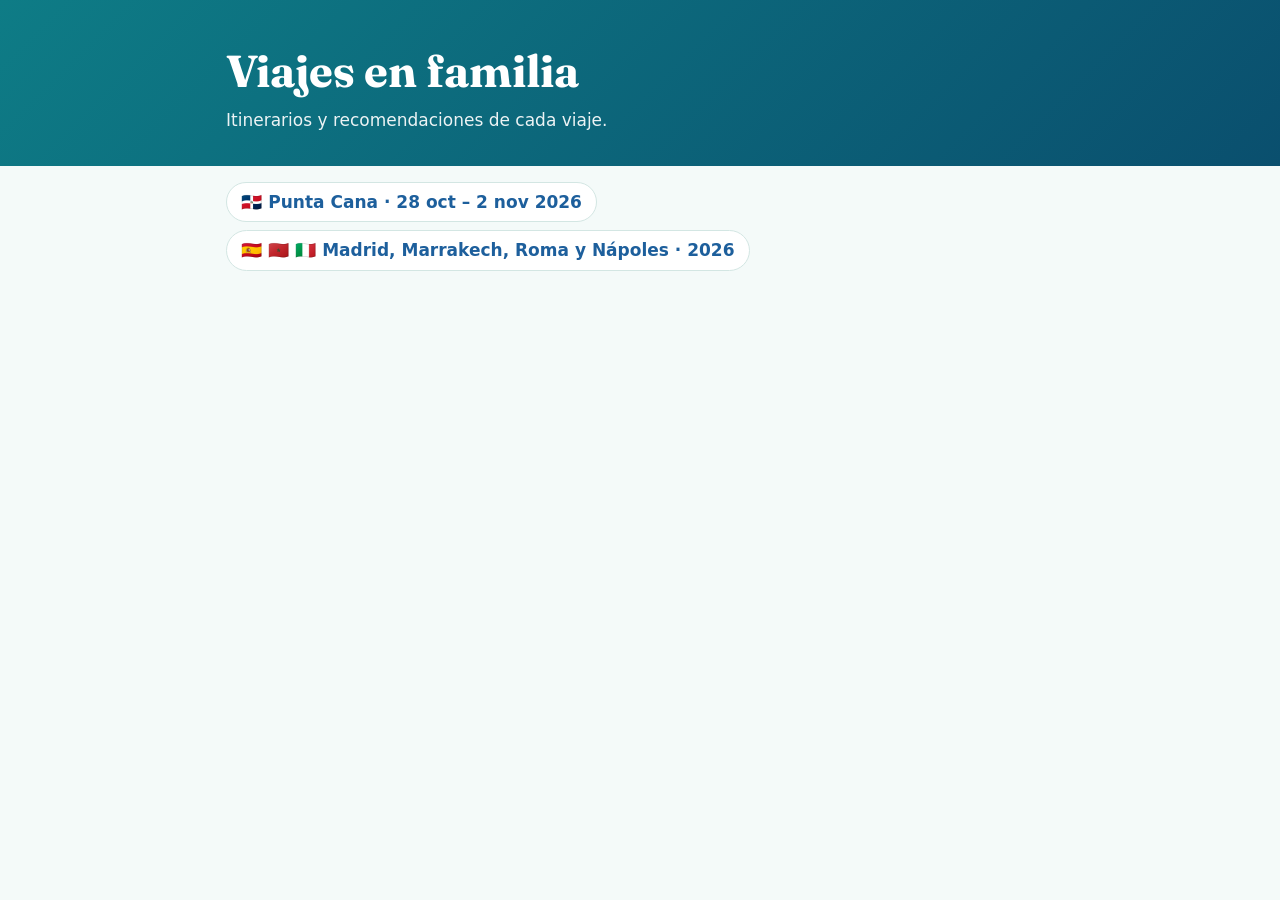
<file: index.html>
<!doctype html>
<html lang="es">
<head>
<meta charset="utf-8">
<meta name="viewport" content="width=device-width, initial-scale=1">
<title>Viajes en familia</title>
<link rel="preconnect" href="https://fonts.googleapis.com">
<link href="https://fonts.googleapis.com/css2?family=Fraunces:wght@600;700&display=swap" rel="stylesheet">
<link rel="stylesheet" href="punta-cana/estilo.css?v=1">
</head>
<body>
<header class="portada">
  <div>
    <h1>Viajes en familia</h1>
    <p>Itinerarios y recomendaciones de cada viaje.</p>
  </div>
</header>
<main>
  <nav class="ciudades" aria-label="Viajes">
    <a href="punta-cana/">🇩🇴 Punta Cana · 28 oct – 2 nov 2026</a>
    <a href="https://jboglop.github.io/viaje_familia/">🇪🇸 🇲🇦 🇮🇹 Madrid, Marrakech, Roma y Nápoles · 2026</a>
  </nav>
</main>
</body>
</html>
</file>
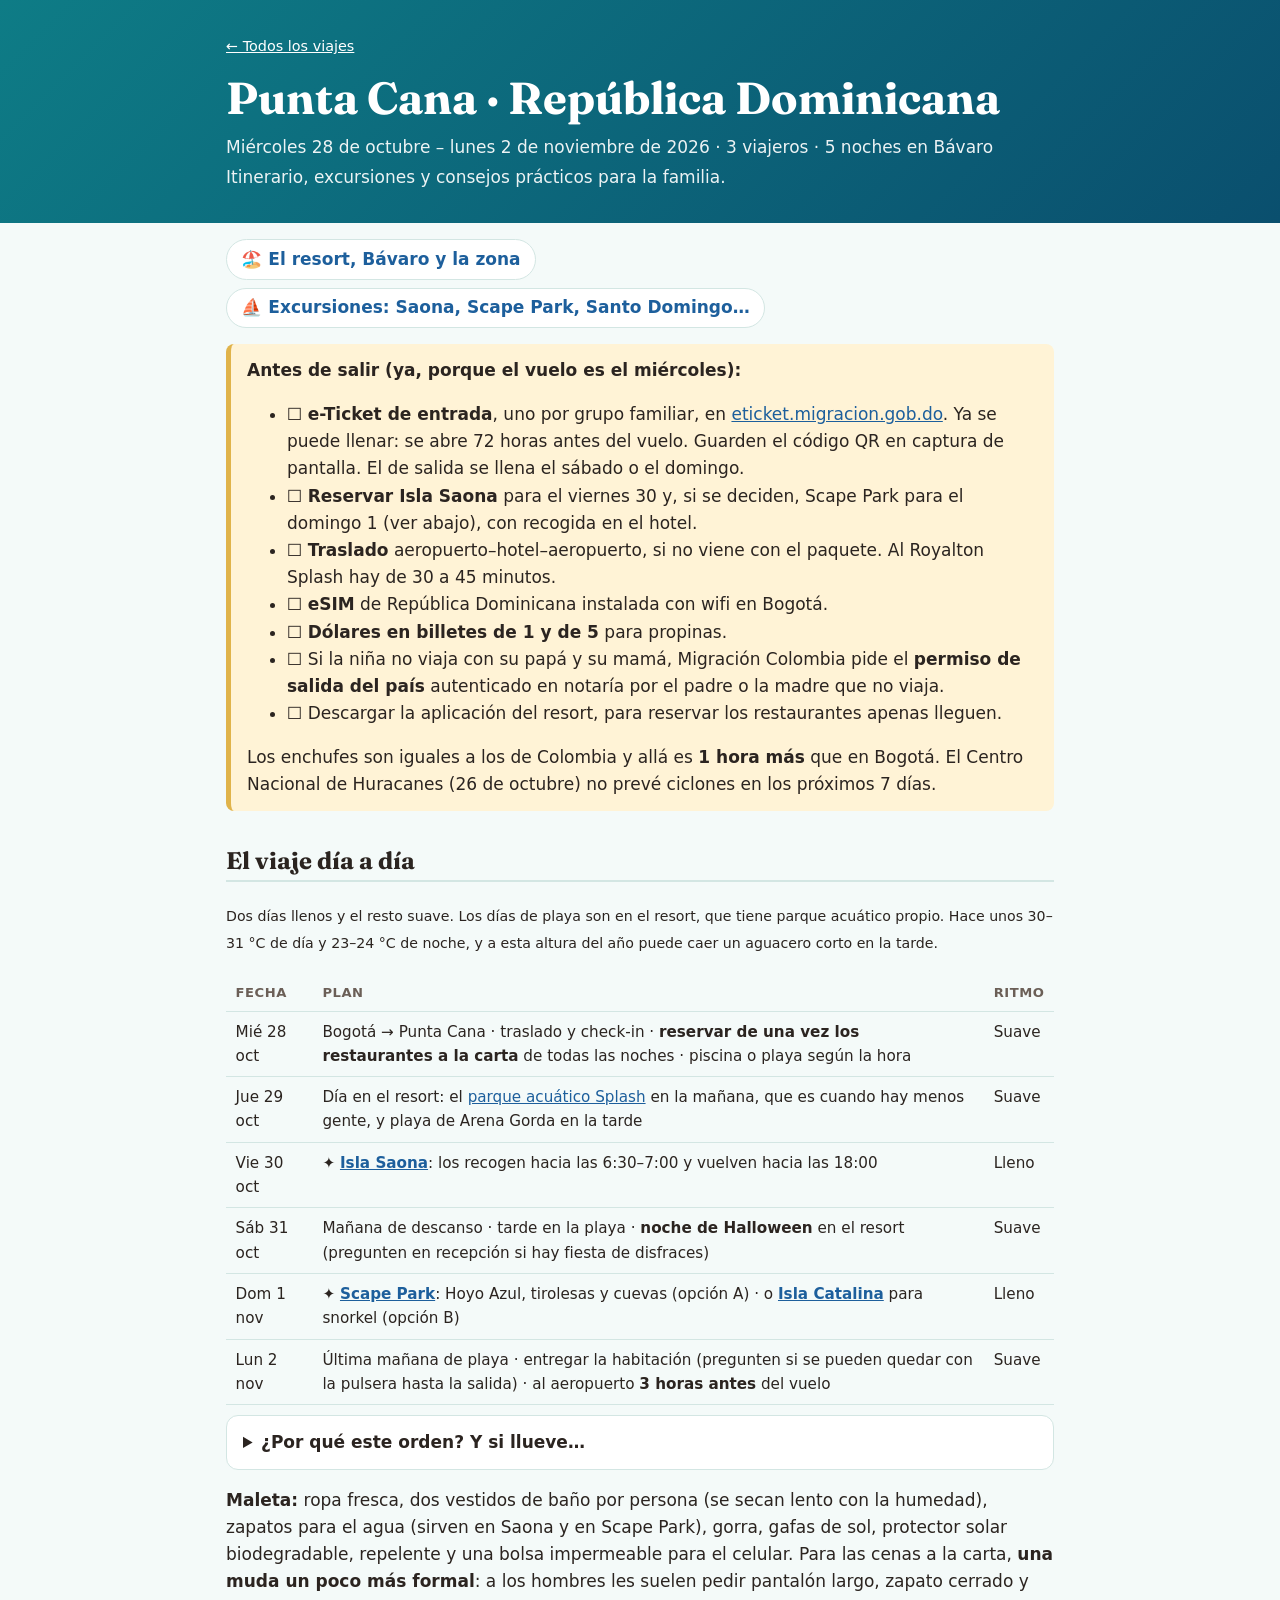
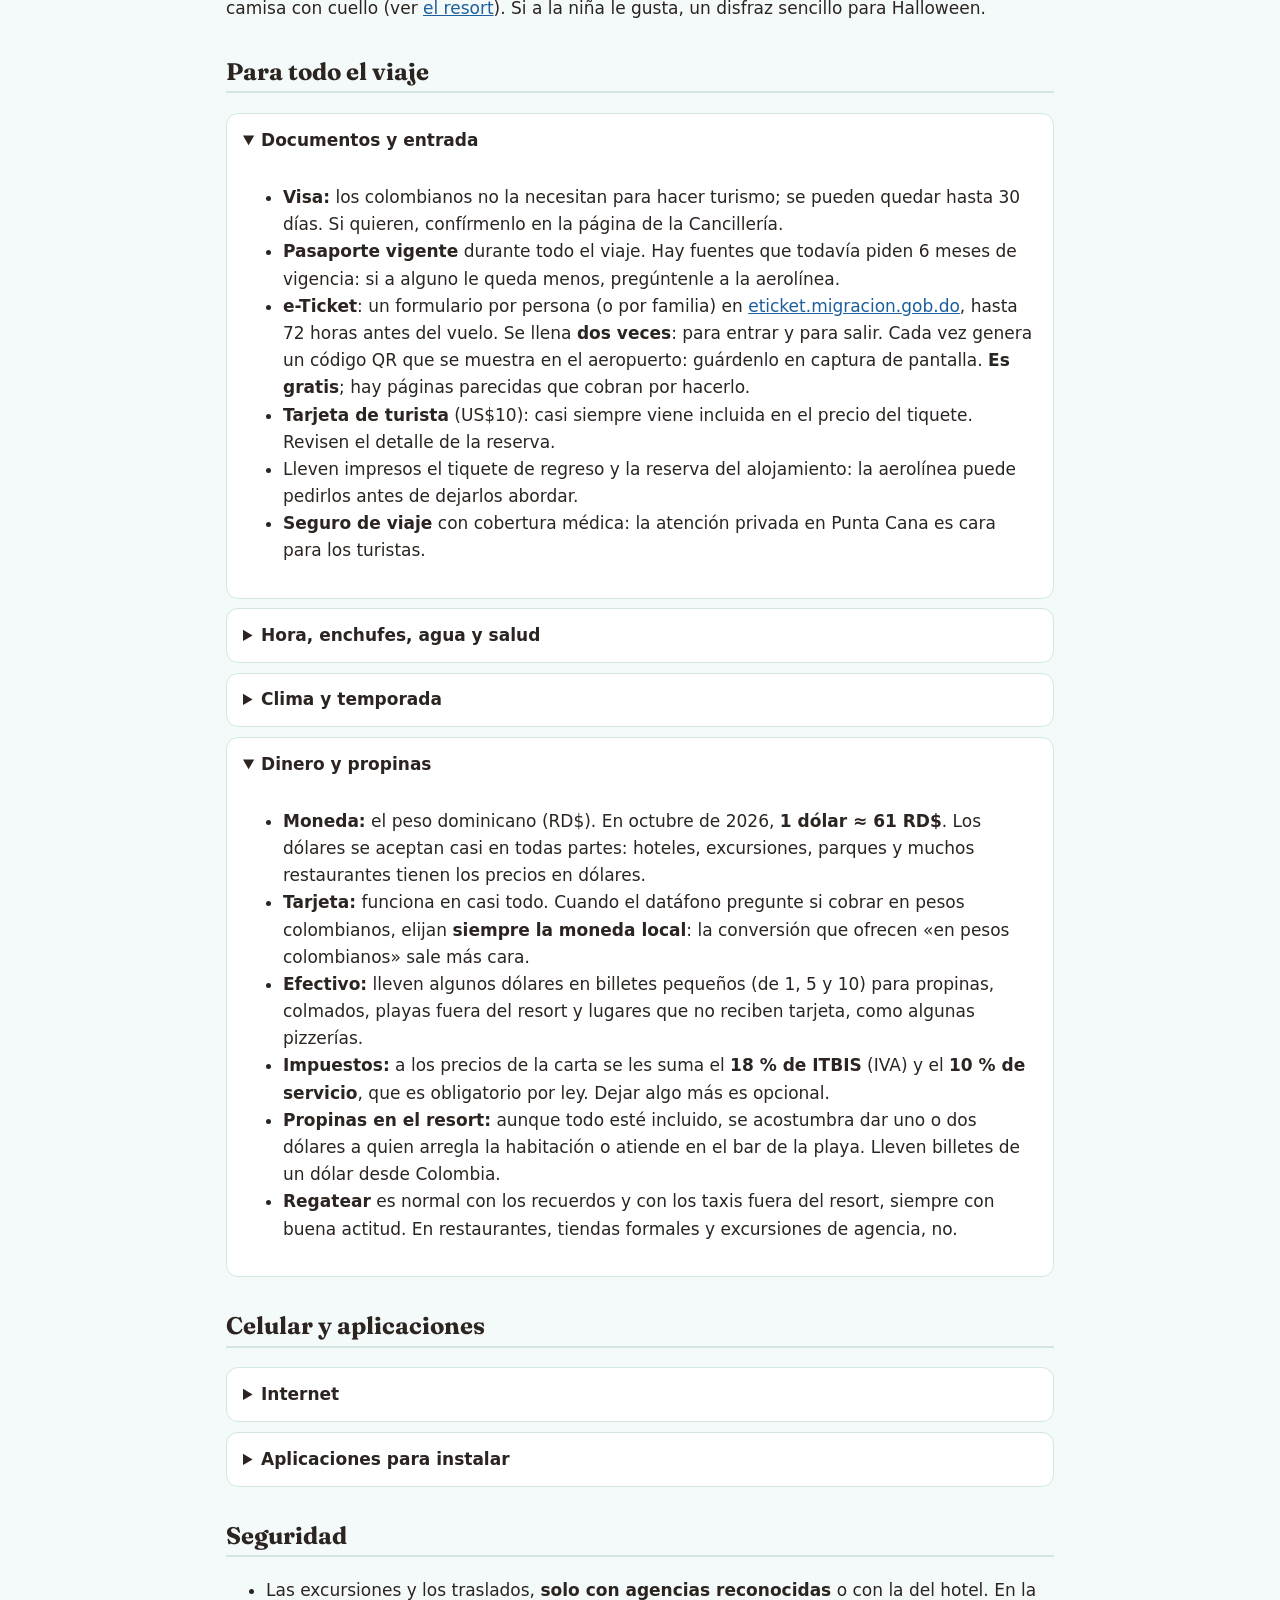
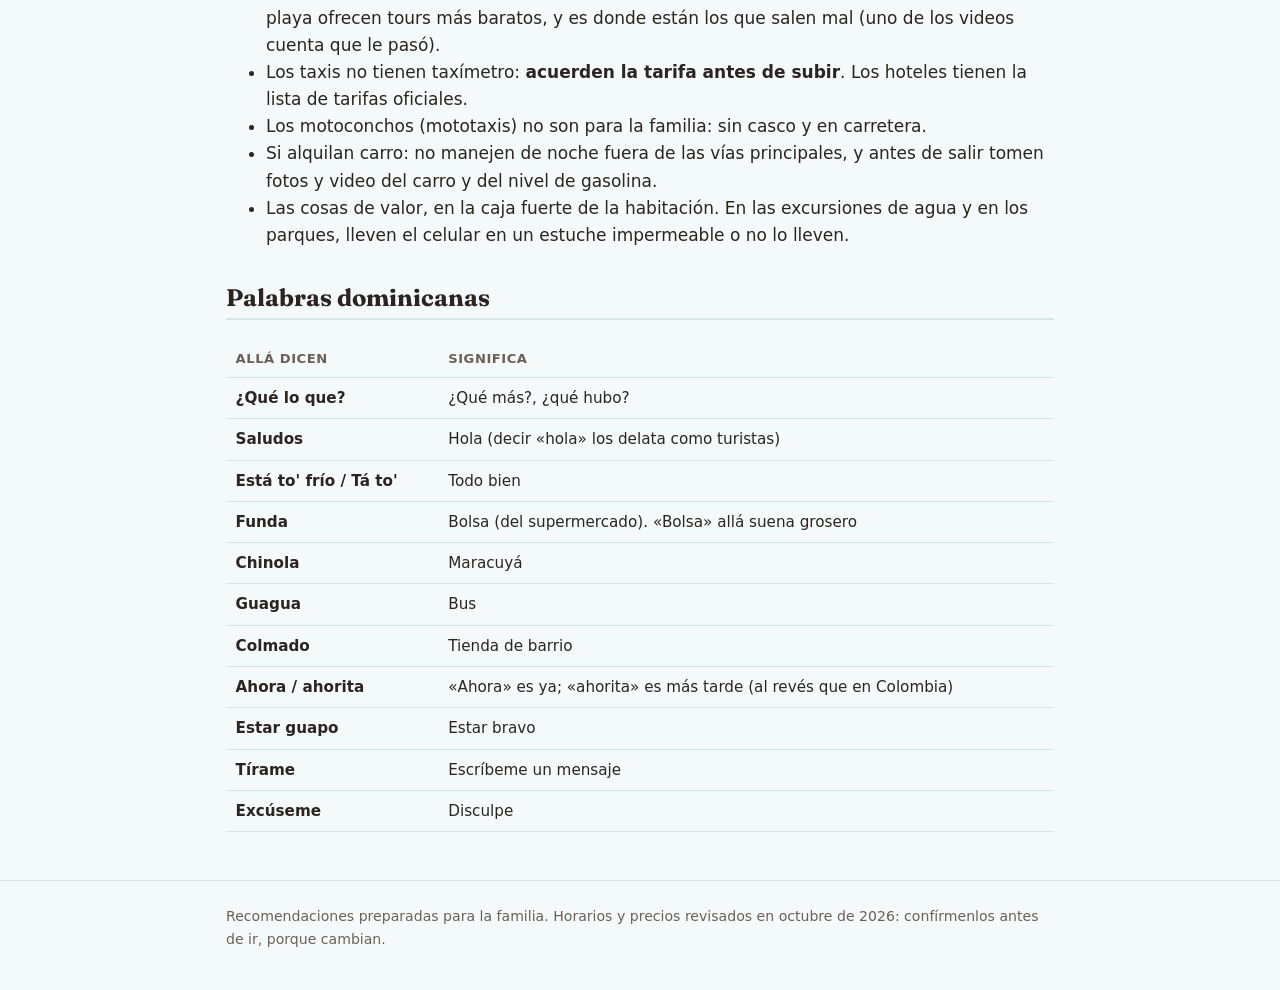
<file: punta-cana/index.html>
<!doctype html>
<html lang="es">
<head>
<meta charset="utf-8">
<meta name="viewport" content="width=device-width, initial-scale=1">
<title>Punta Cana en familia</title>
<meta name="description" content="Punta Cana, República Dominicana: itinerario y recomendaciones para el viaje familiar.">
<link rel="preconnect" href="https://fonts.googleapis.com">
<link href="https://fonts.googleapis.com/css2?family=Fraunces:wght@600;700&display=swap" rel="stylesheet">
<link rel="stylesheet" href="estilo.css?v=1">
</head>
<body>
<header class="portada">
  <div>
    <div class="barra">
      <nav class="migas"><a href="../">← Todos los viajes</a></nav>
    </div>
    <h1>Punta Cana · República Dominicana</h1>
    <p>Miércoles 28 de octubre – lunes 2 de noviembre de 2026 · 3 viajeros · 5 noches en Bávaro</p>
    <p>Itinerario, excursiones y consejos prácticos para la familia.</p>
  </div>
</header>

<main>
  <nav class="ciudades" aria-label="Secciones">
    <a href="zona.html">🏖️ El resort, Bávaro y la zona</a>
    <a href="excursiones.html">⛵ Excursiones: Saona, Scape Park, Santo Domingo…</a>
  </nav>

  <div class="aviso">
    <strong>Antes de salir (ya, porque el vuelo es el miércoles):</strong>
    <ul>
      <li>☐ <strong>e-Ticket de entrada</strong>, uno por grupo familiar, en <a href="https://eticket.migracion.gob.do" target="_blank" rel="noopener">eticket.migracion.gob.do</a>. Ya se puede llenar: se abre 72 horas antes del vuelo. Guarden el código QR en captura de pantalla. El de salida se llena el sábado o el domingo.</li>
      <li>☐ <strong>Reservar Isla Saona</strong> para el viernes 30 y, si se deciden, Scape Park para el domingo 1 (ver abajo), con recogida en el hotel.</li>
      <li>☐ <strong>Traslado</strong> aeropuerto–hotel–aeropuerto, si no viene con el paquete. Al Royalton Splash hay de 30 a 45 minutos.</li>
      <li>☐ <strong>eSIM</strong> de República Dominicana instalada con wifi en Bogotá.</li>
      <li>☐ <strong>Dólares en billetes de 1 y de 5</strong> para propinas.</li>
      <li>☐ Si la niña no viaja con su papá y su mamá, Migración Colombia pide el <strong>permiso de salida del país</strong> autenticado en notaría por el padre o la madre que no viaja.</li>
      <li>☐ Descargar la aplicación del resort, para reservar los restaurantes apenas lleguen.</li>
    </ul>
    Los enchufes son iguales a los de Colombia y allá es <strong>1 hora más</strong> que en Bogotá. El Centro Nacional de Huracanes (26 de octubre) no prevé ciclones en los próximos 7 días.
  </div>

  <h2>El viaje día a día</h2>
  <p><small>Dos días llenos y el resto suave. Los días de playa son en el resort, que tiene parque acuático propio. Hace unos 30–31 °C de día y 23–24 °C de noche, y a esta altura del año puede caer un aguacero corto en la tarde.</small></p>
  <div class="tabla">
  <table>
    <thead><tr><th>Fecha</th><th>Plan</th><th>Ritmo</th></tr></thead>
    <tbody>
      <tr><td>Mié 28 oct</td><td>Bogotá → Punta Cana · traslado y check-in · <strong>reservar de una vez los restaurantes a la carta</strong> de todas las noches · piscina o playa según la hora</td><td>Suave</td></tr>
      <tr><td>Jue 29 oct</td><td>Día en el resort: el <a href="zona.html#resort">parque acuático Splash</a> en la mañana, que es cuando hay menos gente, y playa de Arena Gorda en la tarde</td><td>Suave</td></tr>
      <tr><td>Vie 30 oct</td><td>✦ <strong><a href="excursiones.html#saona">Isla Saona</a></strong>: los recogen hacia las 6:30–7:00 y vuelven hacia las 18:00</td><td>Lleno</td></tr>
      <tr><td>Sáb 31 oct</td><td>Mañana de descanso · tarde en la playa · <strong>noche de Halloween</strong> en el resort (pregunten en recepción si hay fiesta de disfraces)</td><td>Suave</td></tr>
      <tr><td>Dom 1 nov</td><td>✦ <strong><a href="zona.html#parques">Scape Park</a></strong>: Hoyo Azul, tirolesas y cuevas (opción A) · o <strong><a href="excursiones.html#catalina">Isla Catalina</a></strong> para snorkel (opción B)</td><td>Lleno</td></tr>
      <tr><td>Lun 2 nov</td><td>Última mañana de playa · entregar la habitación (pregunten si se pueden quedar con la pulsera hasta la salida) · al aeropuerto <strong>3 horas antes</strong> del vuelo</td><td>Suave</td></tr>
    </tbody>
  </table>
  </div>
  <details>
    <summary>¿Por qué este orden? Y si llueve…</summary>
    <div>
      <ul>
        <li><strong>Saona va el viernes</strong> para dejar margen: si la cancelan por el mar, se puede mover al sábado y descansar el viernes.</li>
        <li><strong>Santo Domingo no entró</strong> porque son 6 horas de bus en un día, y el domingo la catedral no abre para turistas. Si de todas formas quieren ir, cámbienla por el jueves 29 y dejen Scape Park o Catalina para el domingo.</li>
        <li>El primer día y el último dependen de la hora de los vuelos. Si llegan temprano el miércoles, alcanza para una tarde completa de piscina.</li>
      </ul>
    </div>
  </details>
  <p><strong>Maleta:</strong> ropa fresca, dos vestidos de baño por persona (se secan lento con la humedad), zapatos para el agua (sirven en Saona y en Scape Park), gorra, gafas de sol, protector solar biodegradable, repelente y una bolsa impermeable para el celular. Para las cenas a la carta, <strong>una muda un poco más formal</strong>: a los hombres les suelen pedir pantalón largo, zapato cerrado y camisa con cuello (ver <a href="zona.html#resort">el resort</a>). Si a la niña le gusta, un disfraz sencillo para Halloween.</p>

  <h2>Para todo el viaje</h2>
  <details open>
    <summary>Documentos y entrada</summary>
    <div>
      <ul>
        <li><strong>Visa:</strong> los colombianos no la necesitan para hacer turismo; se pueden quedar hasta 30 días. Si quieren, confírmenlo en la página de la Cancillería.</li>
        <li><strong>Pasaporte vigente</strong> durante todo el viaje. Hay fuentes que todavía piden 6 meses de vigencia: si a alguno le queda menos, pregúntenle a la aerolínea.</li>
        <li><strong>e-Ticket</strong>: un formulario por persona (o por familia) en <a href="https://eticket.migracion.gob.do" target="_blank" rel="noopener">eticket.migracion.gob.do</a>, hasta 72 horas antes del vuelo. Se llena <strong>dos veces</strong>: para entrar y para salir. Cada vez genera un código QR que se muestra en el aeropuerto: guárdenlo en captura de pantalla. <strong>Es gratis</strong>; hay páginas parecidas que cobran por hacerlo.</li>
        <li><strong>Tarjeta de turista</strong> (US$10): casi siempre viene incluida en el precio del tiquete. Revisen el detalle de la reserva.</li>
        <li>Lleven impresos el tiquete de regreso y la reserva del alojamiento: la aerolínea puede pedirlos antes de dejarlos abordar.</li>
        <li><strong>Seguro de viaje</strong> con cobertura médica: la atención privada en Punta Cana es cara para los turistas.</li>
      </ul>
    </div>
  </details>
  <details>
    <summary>Hora, enchufes, agua y salud</summary>
    <div>
      <ul>
        <li><strong>Hora:</strong> República Dominicana va <strong>1 hora adelante de Colombia</strong> todo el año (no cambia la hora).</li>
        <li><strong>Enchufes:</strong> de patas planas (tipo A/B) y a 110 V, igual que en Colombia. No hace falta adaptador.</li>
        <li><strong>Agua:</strong> no tomen la del grifo, ni para cepillarse si se puede evitar. Los resorts tienen agua embotellada o filtrada.</li>
        <li><strong>Sol:</strong> pega más fuerte de lo que parece, por la brisa. Protector solar cada dos horas y camiseta en las excursiones en lancha.</li>
        <li><strong>Mosquitos:</strong> repelente al atardecer, sobre todo en los manglares y los parques de selva.</li>
      </ul>
    </div>
  </details>
  <details>
    <summary>Clima y temporada</summary>
    <div>
      <p>Hace calor todo el año: de 29 a 31 °C de día y de 22 a 24 °C de noche, con el mar a unos 27 °C. De diciembre a abril es la temporada seca. De mayo a noviembre llueve más, en aguaceros cortos que suelen pasar rápido. La temporada de huracanes va de junio a noviembre, con más actividad de agosto a octubre.</p>
      <p><strong>El sargazo</strong> (algas que llegan a la orilla) varía de una semana a otra y de una playa a otra. Los resorts limpian su playa con tractores en la mañana y en la tarde. Si hay sargazo, la playa en la mañana y la piscina en la tarde. Llega sobre todo de mayo a septiembre, y menos a Bávaro y Uvero Alto que a Cap Cana. Una semana antes de salir conviene revisar un reporte reciente.</p>
      <p><small>Si llega una tormenta, las excursiones en lancha se cancelan, como le pasó a uno de los viajeros de las reseñas, que cambió Saona por Santo Domingo. No dejen Saona para el último día: así queda margen para moverla.</small></p>
    </div>
  </details>
  <details open>
    <summary id="dinero">Dinero y propinas</summary>
    <div>
      <ul>
        <li><strong>Moneda:</strong> el peso dominicano (RD$). En octubre de 2026, <strong>1 dólar ≈ 61 RD$</strong>. Los dólares se aceptan casi en todas partes: hoteles, excursiones, parques y muchos restaurantes tienen los precios en dólares.</li>
        <li><strong>Tarjeta:</strong> funciona en casi todo. Cuando el datáfono pregunte si cobrar en pesos colombianos, elijan <strong>siempre la moneda local</strong>: la conversión que ofrecen «en pesos colombianos» sale más cara.</li>
        <li><strong>Efectivo:</strong> lleven algunos dólares en billetes pequeños (de 1, 5 y 10) para propinas, colmados, playas fuera del resort y lugares que no reciben tarjeta, como algunas pizzerías.</li>
        <li><strong>Impuestos:</strong> a los precios de la carta se les suma el <strong>18 % de ITBIS</strong> (IVA) y el <strong>10 % de servicio</strong>, que es obligatorio por ley. Dejar algo más es opcional.</li>
        <li><strong>Propinas en el resort:</strong> aunque todo esté incluido, se acostumbra dar uno o dos dólares a quien arregla la habitación o atiende en el bar de la playa. Lleven billetes de un dólar desde Colombia.</li>
        <li><strong>Regatear</strong> es normal con los recuerdos y con los taxis fuera del resort, siempre con buena actitud. En restaurantes, tiendas formales y excursiones de agencia, no.</li>
      </ul>
    </div>
  </details>

  <h2 id="celular">Celular y aplicaciones</h2>
  <details>
    <summary>Internet</summary>
    <div>
      <ul>
        <li><strong>eSIM de República Dominicana</strong> <span class="etiqueta">recomendada</span>: se compra en línea, se instala con wifi en Colombia y funciona al aterrizar. Hay buena señal incluso en Saona.</li>
        <li><strong>SIM local</strong> (Claro o Altice): más barata para muchos datos, pero hay que hacer fila en una tienda con el pasaporte. A uno de los viajeros de las reseñas le tomó 45 minutos.</li>
        <li>No quiten la línea colombiana, para recibir los mensajes del banco, pero dejen el roaming de datos apagado.</li>
      </ul>
    </div>
  </details>
  <details>
    <summary>Aplicaciones para instalar</summary>
    <div>
      <div class="tabla">
      <table>
        <thead><tr><th>Para qué</th><th>Aplicación</th><th>Detalle</th></tr></thead>
        <tbody>
          <tr><td><strong>Grupo familiar</strong></td><td>WhatsApp</td><td>Allá se usa para todo: agencias, choferes y restaurantes atienden por WhatsApp.</td></tr>
          <tr><td><strong>El resort</strong></td><td>La del hotel</td><td>En muchos resorts los restaurantes a la carta se reservan por la aplicación y se llenan rápido. Resérvenlos el primer día.</td></tr>
          <tr><td><strong>Mapas</strong></td><td>Google Maps</td><td>Descarguen sin conexión el mapa de la zona de Punta Cana y Bávaro, y el de Santo Domingo.</td></tr>
          <tr><td><strong>Transporte</strong></td><td>Uber</td><td>Sirve para ir del aeropuerto al hotel y para moverse entre plazas y restaurantes. <strong>A la salida de los hoteles hay restricciones</strong> por un acuerdo con los taxistas: ver <a href="zona.html#moverse">cómo moverse</a>.</td></tr>
          <tr><td><strong>Vuelos</strong></td><td>La de la aerolínea</td><td>Check-in en línea y pase de abordar en el celular.</td></tr>
        </tbody>
      </table>
      </div>
    </div>
  </details>

  <h2>Seguridad</h2>
  <ul>
    <li>Las excursiones y los traslados, <strong>solo con agencias reconocidas</strong> o con la del hotel. En la playa ofrecen tours más baratos, y es donde están los que salen mal (uno de los videos cuenta que le pasó).</li>
    <li>Los taxis no tienen taxímetro: <strong>acuerden la tarifa antes de subir</strong>. Los hoteles tienen la lista de tarifas oficiales.</li>
    <li>Los motoconchos (mototaxis) no son para la familia: sin casco y en carretera.</li>
    <li>Si alquilan carro: no manejen de noche fuera de las vías principales, y antes de salir tomen fotos y video del carro y del nivel de gasolina.</li>
    <li>Las cosas de valor, en la caja fuerte de la habitación. En las excursiones de agua y en los parques, lleven el celular en un estuche impermeable o no lo lleven.</li>
  </ul>

  <h2>Palabras dominicanas</h2>
  <div class="tabla">
  <table class="frase">
    <thead><tr><th>Allá dicen</th><th>Significa</th></tr></thead>
    <tbody>
      <tr><td>¿Qué lo que?</td><td>¿Qué más?, ¿qué hubo?</td></tr>
      <tr><td>Saludos</td><td>Hola (decir «hola» los delata como turistas)</td></tr>
      <tr><td>Está to' frío / Tá to'</td><td>Todo bien</td></tr>
      <tr><td>Funda</td><td>Bolsa (del supermercado). «Bolsa» allá suena grosero</td></tr>
      <tr><td>Chinola</td><td>Maracuyá</td></tr>
      <tr><td>Guagua</td><td>Bus</td></tr>
      <tr><td>Colmado</td><td>Tienda de barrio</td></tr>
      <tr><td>Ahora / ahorita</td><td>«Ahora» es ya; «ahorita» es más tarde (al revés que en Colombia)</td></tr>
      <tr><td>Estar guapo</td><td>Estar bravo</td></tr>
      <tr><td>Tírame</td><td>Escríbeme un mensaje</td></tr>
      <tr><td>Excúseme</td><td>Disculpe</td></tr>
    </tbody>
  </table>
  </div>
</main>

<footer>
  <div>
    Recomendaciones preparadas para la familia. Horarios y precios revisados en octubre de 2026: confírmenlos antes de ir, porque cambian.
  </div>
</footer>
</body>
</html>
</file>
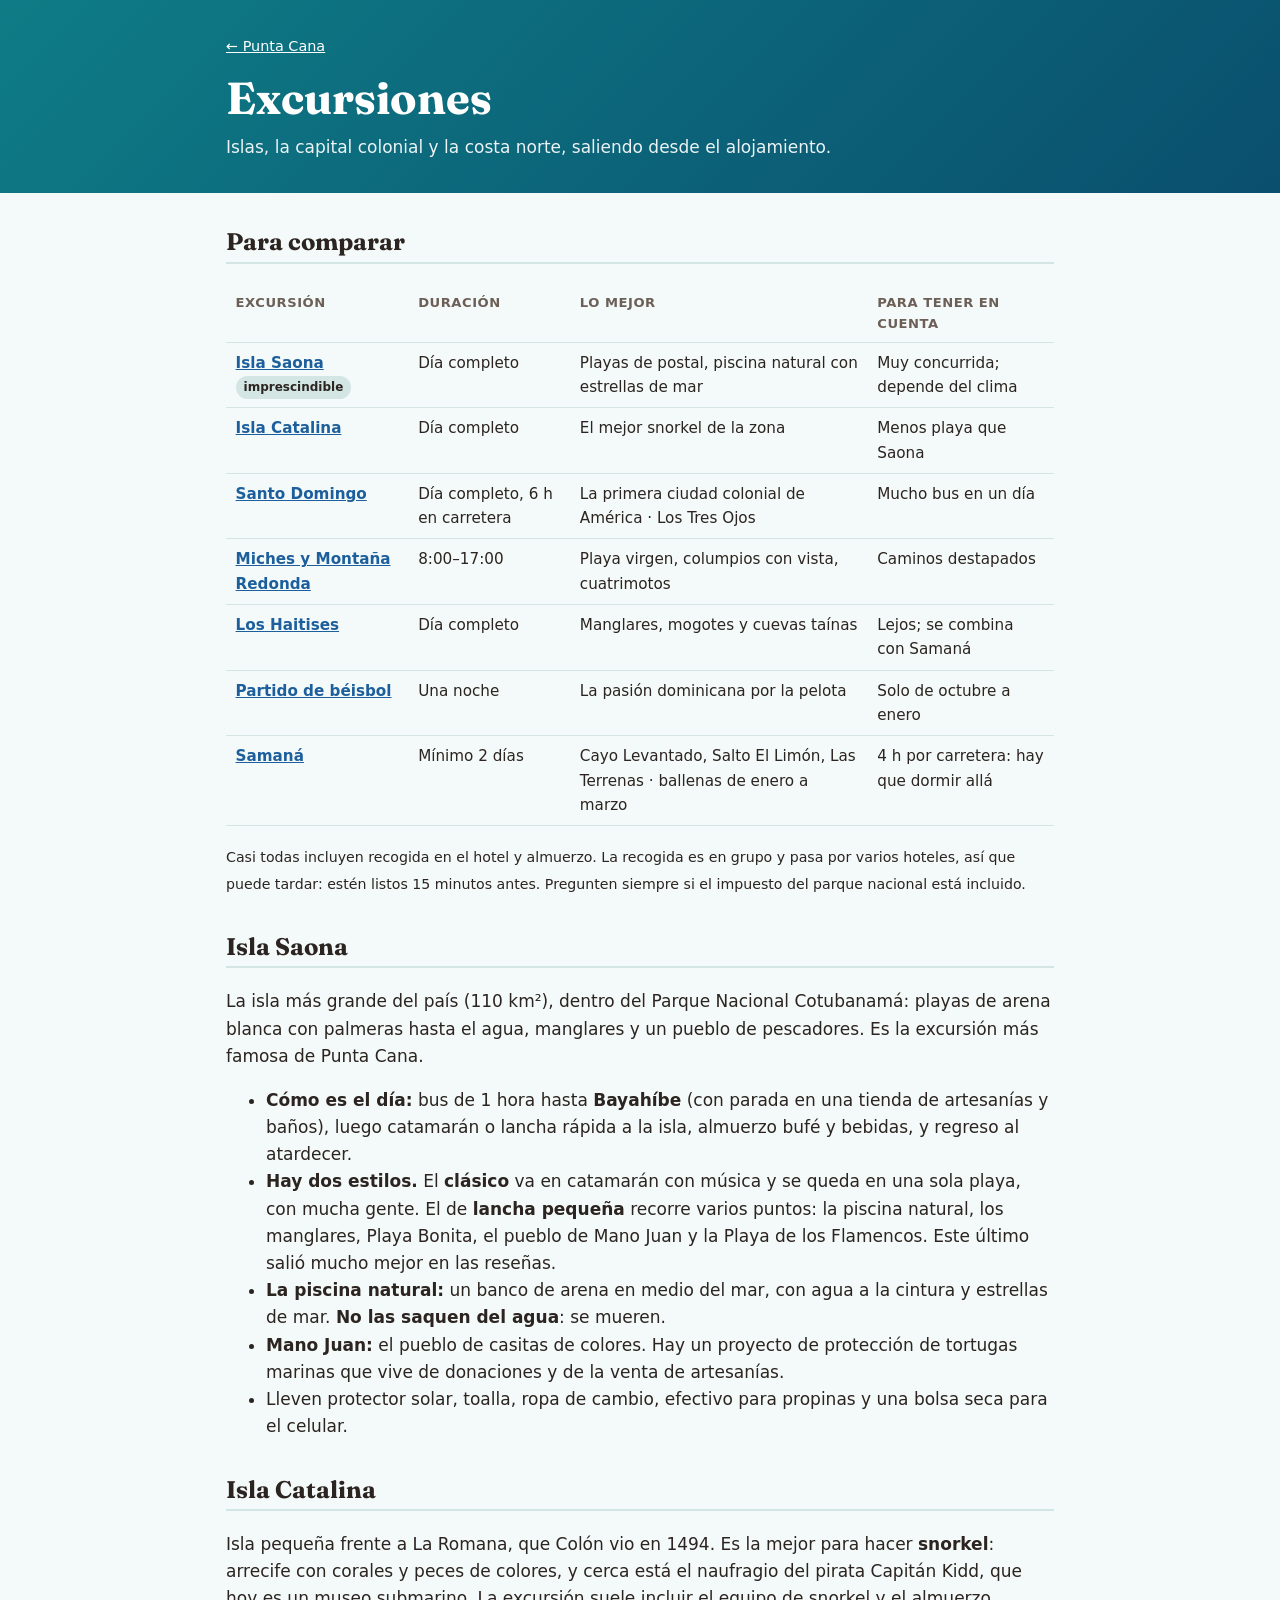
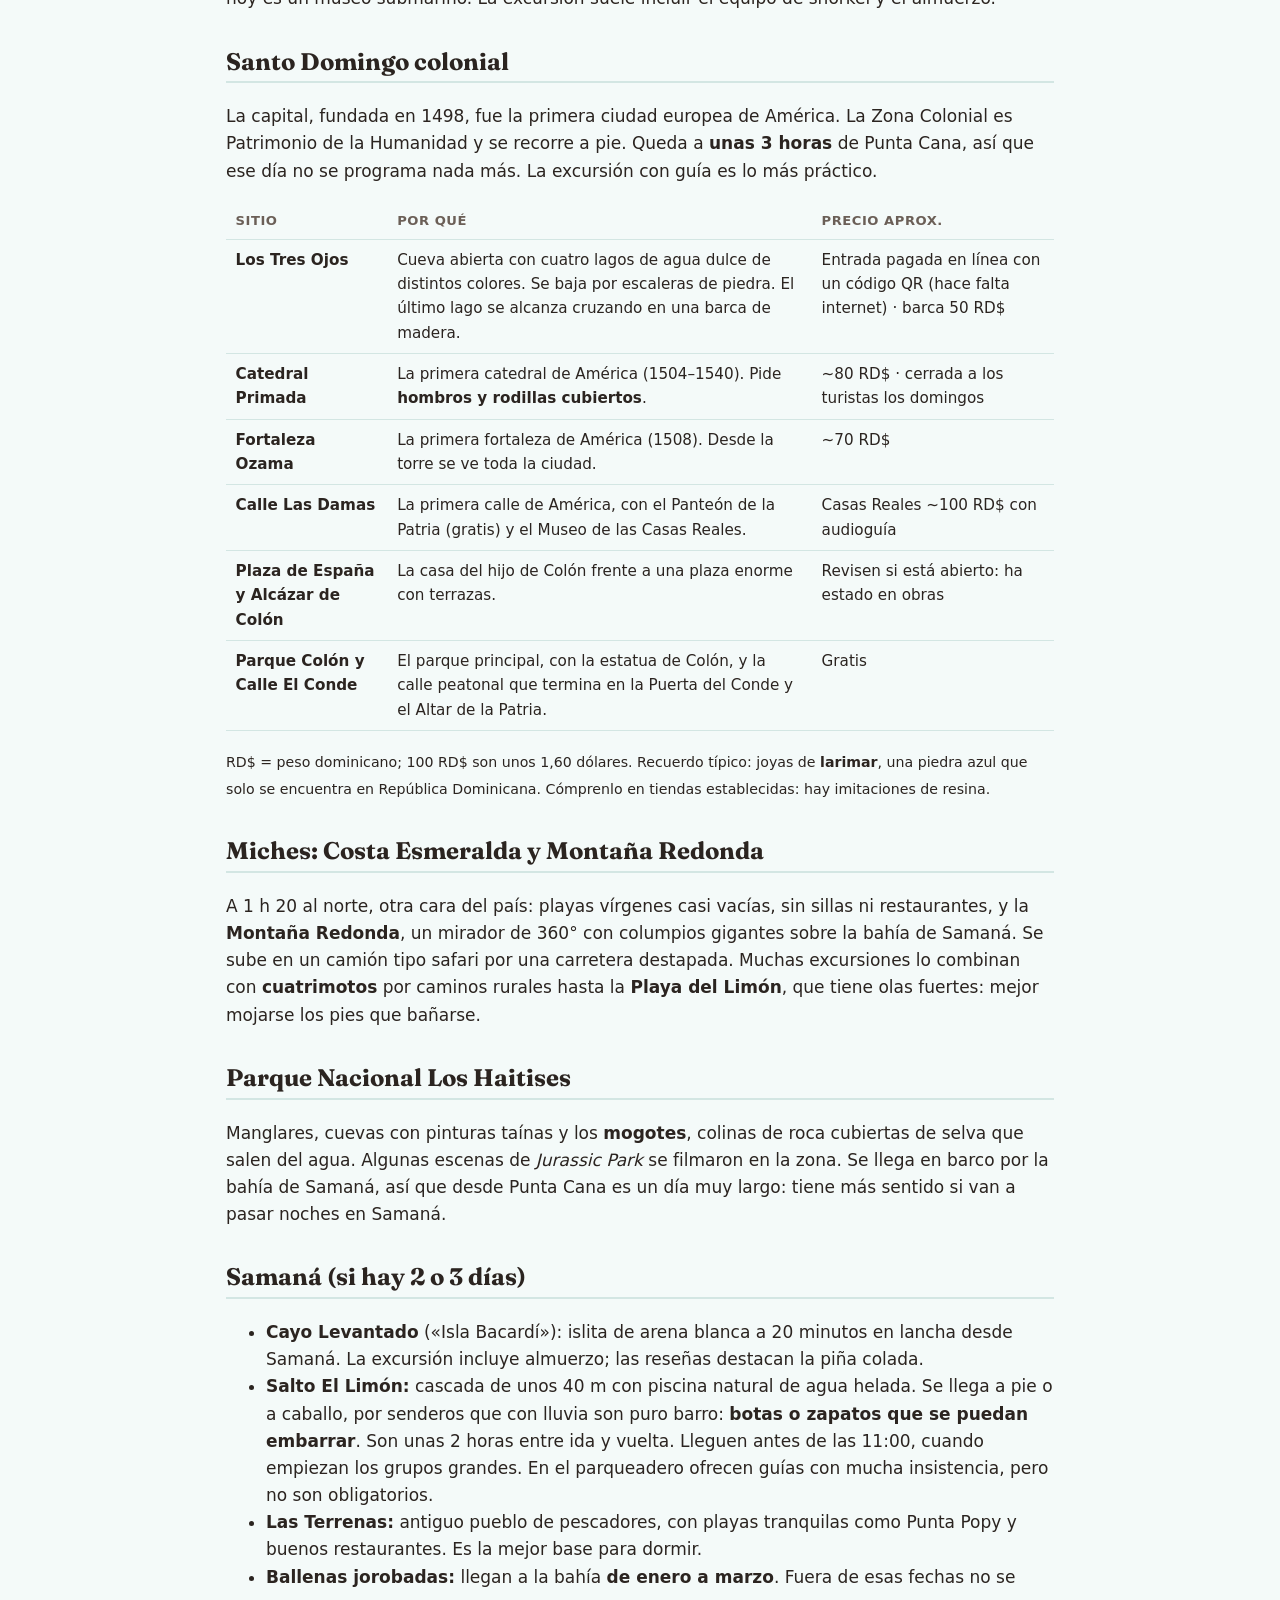
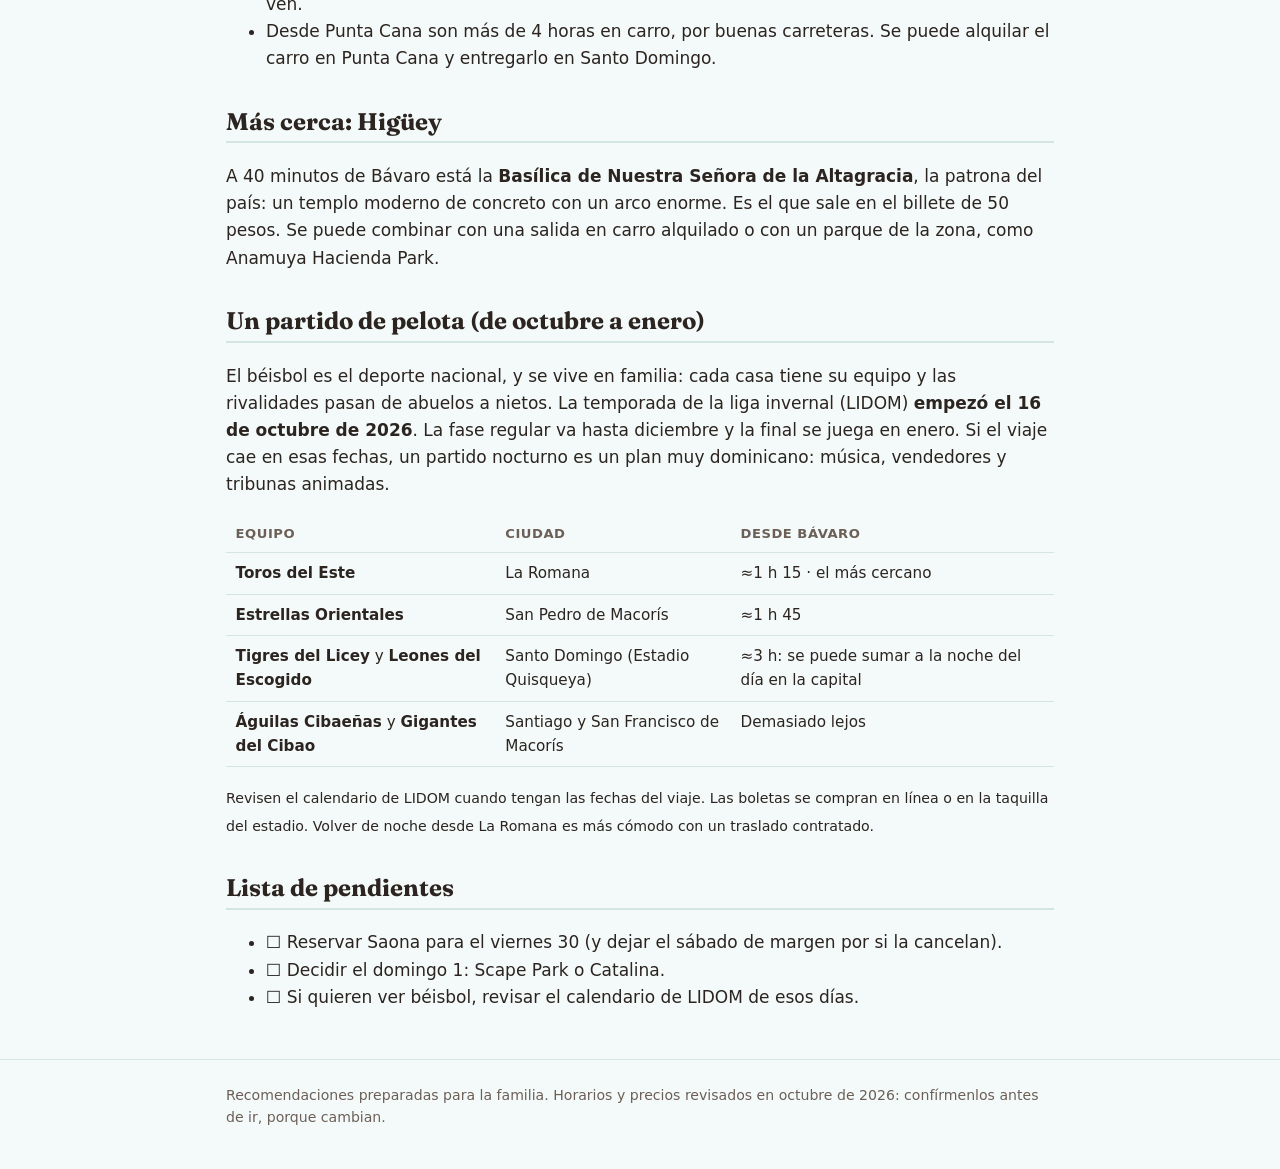
<file: punta-cana/excursiones.html>
<!doctype html>
<html lang="es">
<head>
<meta charset="utf-8">
<meta name="viewport" content="width=device-width, initial-scale=1">
<title>Excursiones desde Punta Cana</title>
<meta name="description" content="Isla Saona, Catalina, Santo Domingo, Los Haitises, Miches y Samaná desde Punta Cana.">
<link rel="preconnect" href="https://fonts.googleapis.com">
<link href="https://fonts.googleapis.com/css2?family=Fraunces:wght@600;700&display=swap" rel="stylesheet">
<link rel="stylesheet" href="estilo.css?v=1">
</head>
<body>
<header class="portada">
  <div>
    <div class="barra">
      <nav class="migas"><a href="index.html">← Punta Cana</a></nav>
    </div>
    <h1>Excursiones</h1>
    <p>Islas, la capital colonial y la costa norte, saliendo desde el alojamiento.</p>
  </div>
</header>

<main>
  <h2>Para comparar</h2>
  <div class="tabla">
  <table>
    <thead><tr><th>Excursión</th><th>Duración</th><th>Lo mejor</th><th>Para tener en cuenta</th></tr></thead>
    <tbody>
      <tr><td><a href="#saona"><strong>Isla Saona</strong></a> <span class="etiqueta">imprescindible</span></td><td>Día completo</td><td>Playas de postal, piscina natural con estrellas de mar</td><td>Muy concurrida; depende del clima</td></tr>
      <tr><td><a href="#catalina"><strong>Isla Catalina</strong></a></td><td>Día completo</td><td>El mejor snorkel de la zona</td><td>Menos playa que Saona</td></tr>
      <tr><td><a href="#santo-domingo"><strong>Santo Domingo</strong></a></td><td>Día completo, 6 h en carretera</td><td>La primera ciudad colonial de América · Los Tres Ojos</td><td>Mucho bus en un día</td></tr>
      <tr><td><a href="#miches"><strong>Miches y Montaña Redonda</strong></a></td><td>8:00–17:00</td><td>Playa virgen, columpios con vista, cuatrimotos</td><td>Caminos destapados</td></tr>
      <tr><td><a href="#haitises"><strong>Los Haitises</strong></a></td><td>Día completo</td><td>Manglares, mogotes y cuevas taínas</td><td>Lejos; se combina con Samaná</td></tr>
      <tr><td><a href="#pelota"><strong>Partido de béisbol</strong></a></td><td>Una noche</td><td>La pasión dominicana por la pelota</td><td>Solo de octubre a enero</td></tr>
      <tr><td><a href="#samana"><strong>Samaná</strong></a></td><td>Mínimo 2 días</td><td>Cayo Levantado, Salto El Limón, Las Terrenas · ballenas de enero a marzo</td><td>4 h por carretera: hay que dormir allá</td></tr>
    </tbody>
  </table>
  </div>
  <p><small>Casi todas incluyen recogida en el hotel y almuerzo. La recogida es en grupo y pasa por varios hoteles, así que puede tardar: estén listos 15 minutos antes. Pregunten siempre si el impuesto del parque nacional está incluido.</small></p>

  <h2 id="saona">Isla Saona</h2>
  <p>La isla más grande del país (110 km²), dentro del Parque Nacional Cotubanamá: playas de arena blanca con palmeras hasta el agua, manglares y un pueblo de pescadores. Es la excursión más famosa de Punta Cana.</p>
  <ul>
    <li><strong>Cómo es el día:</strong> bus de 1 hora hasta <strong>Bayahíbe</strong> (con parada en una tienda de artesanías y baños), luego catamarán o lancha rápida a la isla, almuerzo bufé y bebidas, y regreso al atardecer.</li>
    <li><strong>Hay dos estilos.</strong> El <strong>clásico</strong> va en catamarán con música y se queda en una sola playa, con mucha gente. El de <strong>lancha pequeña</strong> recorre varios puntos: la piscina natural, los manglares, Playa Bonita, el pueblo de Mano Juan y la Playa de los Flamencos. Este último salió mucho mejor en las reseñas.</li>
    <li><strong>La piscina natural:</strong> un banco de arena en medio del mar, con agua a la cintura y estrellas de mar. <strong>No las saquen del agua</strong>: se mueren.</li>
    <li><strong>Mano Juan:</strong> el pueblo de casitas de colores. Hay un proyecto de protección de tortugas marinas que vive de donaciones y de la venta de artesanías.</li>
    <li>Lleven protector solar, toalla, ropa de cambio, efectivo para propinas y una bolsa seca para el celular.</li>
  </ul>

  <h2 id="catalina">Isla Catalina</h2>
  <p>Isla pequeña frente a La Romana, que Colón vio en 1494. Es la mejor para hacer <strong>snorkel</strong>: arrecife con corales y peces de colores, y cerca está el naufragio del pirata Capitán Kidd, que hoy es un museo submarino. La excursión suele incluir el equipo de snorkel y el almuerzo.</p>

  <h2 id="santo-domingo">Santo Domingo colonial</h2>
  <p>La capital, fundada en 1498, fue la primera ciudad europea de América. La Zona Colonial es Patrimonio de la Humanidad y se recorre a pie. Queda a <strong>unas 3 horas</strong> de Punta Cana, así que ese día no se programa nada más. La excursión con guía es lo más práctico.</p>
  <div class="tabla">
  <table>
    <thead><tr><th>Sitio</th><th>Por qué</th><th>Precio aprox.</th></tr></thead>
    <tbody>
      <tr><td><strong>Los Tres Ojos</strong></td><td>Cueva abierta con cuatro lagos de agua dulce de distintos colores. Se baja por escaleras de piedra. El último lago se alcanza cruzando en una barca de madera.</td><td>Entrada pagada en línea con un código QR (hace falta internet) · barca 50 RD$</td></tr>
      <tr><td><strong>Catedral Primada</strong></td><td>La primera catedral de América (1504–1540). Pide <strong>hombros y rodillas cubiertos</strong>.</td><td>~80 RD$ · cerrada a los turistas los domingos</td></tr>
      <tr><td><strong>Fortaleza Ozama</strong></td><td>La primera fortaleza de América (1508). Desde la torre se ve toda la ciudad.</td><td>~70 RD$</td></tr>
      <tr><td><strong>Calle Las Damas</strong></td><td>La primera calle de América, con el Panteón de la Patria (gratis) y el Museo de las Casas Reales.</td><td>Casas Reales ~100 RD$ con audioguía</td></tr>
      <tr><td><strong>Plaza de España y Alcázar de Colón</strong></td><td>La casa del hijo de Colón frente a una plaza enorme con terrazas.</td><td>Revisen si está abierto: ha estado en obras</td></tr>
      <tr><td><strong>Parque Colón y Calle El Conde</strong></td><td>El parque principal, con la estatua de Colón, y la calle peatonal que termina en la Puerta del Conde y el Altar de la Patria.</td><td>Gratis</td></tr>
    </tbody>
  </table>
  </div>
  <p><small>RD$ = peso dominicano; 100 RD$ son unos 1,60 dólares. Recuerdo típico: joyas de <strong>larimar</strong>, una piedra azul que solo se encuentra en República Dominicana. Cómprenlo en tiendas establecidas: hay imitaciones de resina.</small></p>

  <h2 id="miches">Miches: Costa Esmeralda y Montaña Redonda</h2>
  <p>A 1 h 20 al norte, otra cara del país: playas vírgenes casi vacías, sin sillas ni restaurantes, y la <strong>Montaña Redonda</strong>, un mirador de 360° con columpios gigantes sobre la bahía de Samaná. Se sube en un camión tipo safari por una carretera destapada. Muchas excursiones lo combinan con <strong>cuatrimotos</strong> por caminos rurales hasta la <strong>Playa del Limón</strong>, que tiene olas fuertes: mejor mojarse los pies que bañarse.</p>

  <h2 id="haitises">Parque Nacional Los Haitises</h2>
  <p>Manglares, cuevas con pinturas taínas y los <strong>mogotes</strong>, colinas de roca cubiertas de selva que salen del agua. Algunas escenas de <em>Jurassic Park</em> se filmaron en la zona. Se llega en barco por la bahía de Samaná, así que desde Punta Cana es un día muy largo: tiene más sentido si van a pasar noches en Samaná.</p>

  <h2 id="samana">Samaná (si hay 2 o 3 días)</h2>
  <ul>
    <li><strong>Cayo Levantado</strong> («Isla Bacardí»): islita de arena blanca a 20 minutos en lancha desde Samaná. La excursión incluye almuerzo; las reseñas destacan la piña colada.</li>
    <li><strong>Salto El Limón:</strong> cascada de unos 40 m con piscina natural de agua helada. Se llega a pie o a caballo, por senderos que con lluvia son puro barro: <strong>botas o zapatos que se puedan embarrar</strong>. Son unas 2 horas entre ida y vuelta. Lleguen antes de las 11:00, cuando empiezan los grupos grandes. En el parqueadero ofrecen guías con mucha insistencia, pero no son obligatorios.</li>
    <li><strong>Las Terrenas:</strong> antiguo pueblo de pescadores, con playas tranquilas como Punta Popy y buenos restaurantes. Es la mejor base para dormir.</li>
    <li><strong>Ballenas jorobadas:</strong> llegan a la bahía <strong>de enero a marzo</strong>. Fuera de esas fechas no se ven.</li>
    <li>Desde Punta Cana son más de 4 horas en carro, por buenas carreteras. Se puede alquilar el carro en Punta Cana y entregarlo en Santo Domingo.</li>
  </ul>

  <h2>Más cerca: Higüey</h2>
  <p>A 40 minutos de Bávaro está la <strong>Basílica de Nuestra Señora de la Altagracia</strong>, la patrona del país: un templo moderno de concreto con un arco enorme. Es el que sale en el billete de 50 pesos. Se puede combinar con una salida en carro alquilado o con un parque de la zona, como Anamuya Hacienda Park.</p>

  <h2 id="pelota">Un partido de pelota (de octubre a enero)</h2>
  <p>El béisbol es el deporte nacional, y se vive en familia: cada casa tiene su equipo y las rivalidades pasan de abuelos a nietos. La temporada de la liga invernal (LIDOM) <strong>empezó el 16 de octubre de 2026</strong>. La fase regular va hasta diciembre y la final se juega en enero. Si el viaje cae en esas fechas, un partido nocturno es un plan muy dominicano: música, vendedores y tribunas animadas.</p>
  <div class="tabla">
  <table>
    <thead><tr><th>Equipo</th><th>Ciudad</th><th>Desde Bávaro</th></tr></thead>
    <tbody>
      <tr><td><strong>Toros del Este</strong></td><td>La Romana</td><td>≈1 h 15 · el más cercano</td></tr>
      <tr><td><strong>Estrellas Orientales</strong></td><td>San Pedro de Macorís</td><td>≈1 h 45</td></tr>
      <tr><td><strong>Tigres del Licey</strong> y <strong>Leones del Escogido</strong></td><td>Santo Domingo (Estadio Quisqueya)</td><td>≈3 h: se puede sumar a la noche del día en la capital</td></tr>
      <tr><td><strong>Águilas Cibaeñas</strong> y <strong>Gigantes del Cibao</strong></td><td>Santiago y San Francisco de Macorís</td><td>Demasiado lejos</td></tr>
    </tbody>
  </table>
  </div>
  <p><small>Revisen el calendario de LIDOM cuando tengan las fechas del viaje. Las boletas se compran en línea o en la taquilla del estadio. Volver de noche desde La Romana es más cómodo con un traslado contratado.</small></p>

  <h2>Lista de pendientes</h2>
  <ul>
    <li>☐ Reservar Saona para el viernes 30 (y dejar el sábado de margen por si la cancelan).</li>
    <li>☐ Decidir el domingo 1: Scape Park o Catalina.</li>
    <li>☐ Si quieren ver béisbol, revisar el calendario de LIDOM de esos días.</li>
  </ul>
</main>

<footer>
  <div>
    Recomendaciones preparadas para la familia. Horarios y precios revisados en octubre de 2026: confírmenlos antes de ir, porque cambian.
  </div>
</footer>
</body>
</html>
</file>
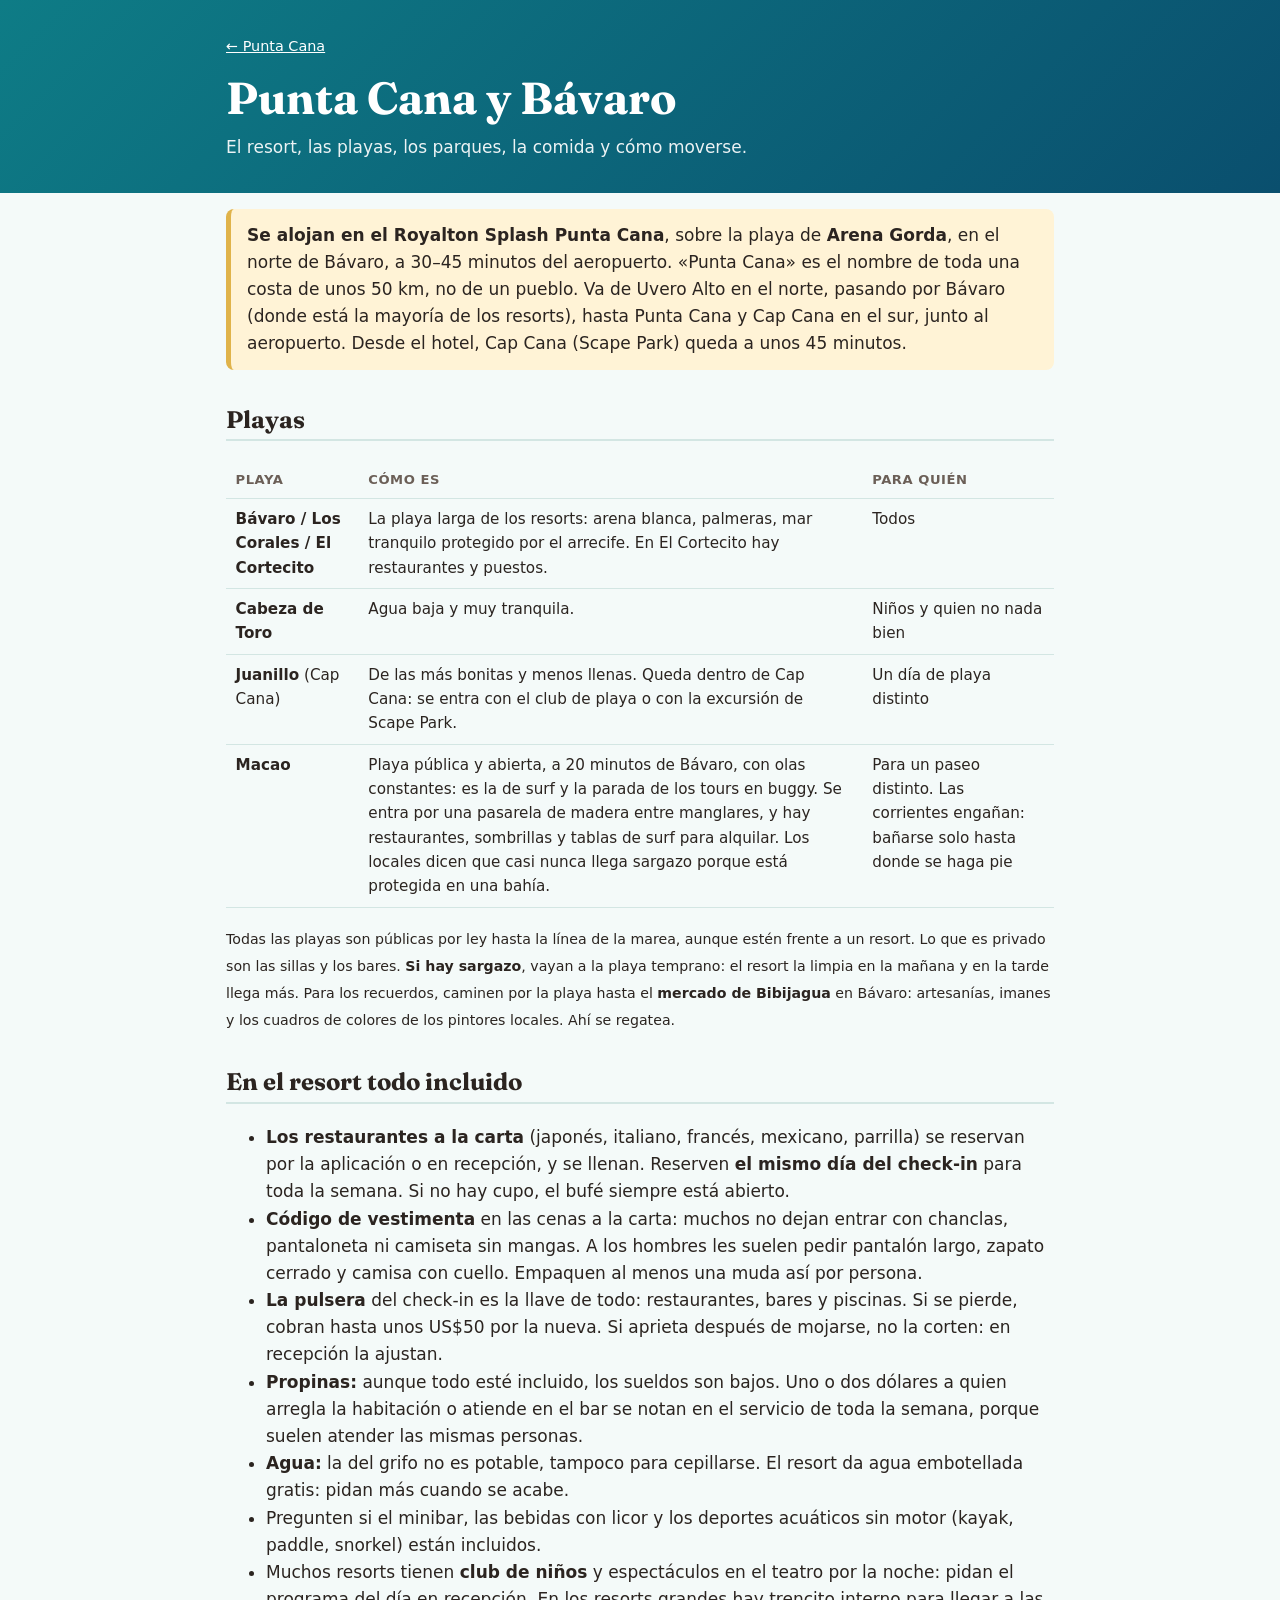
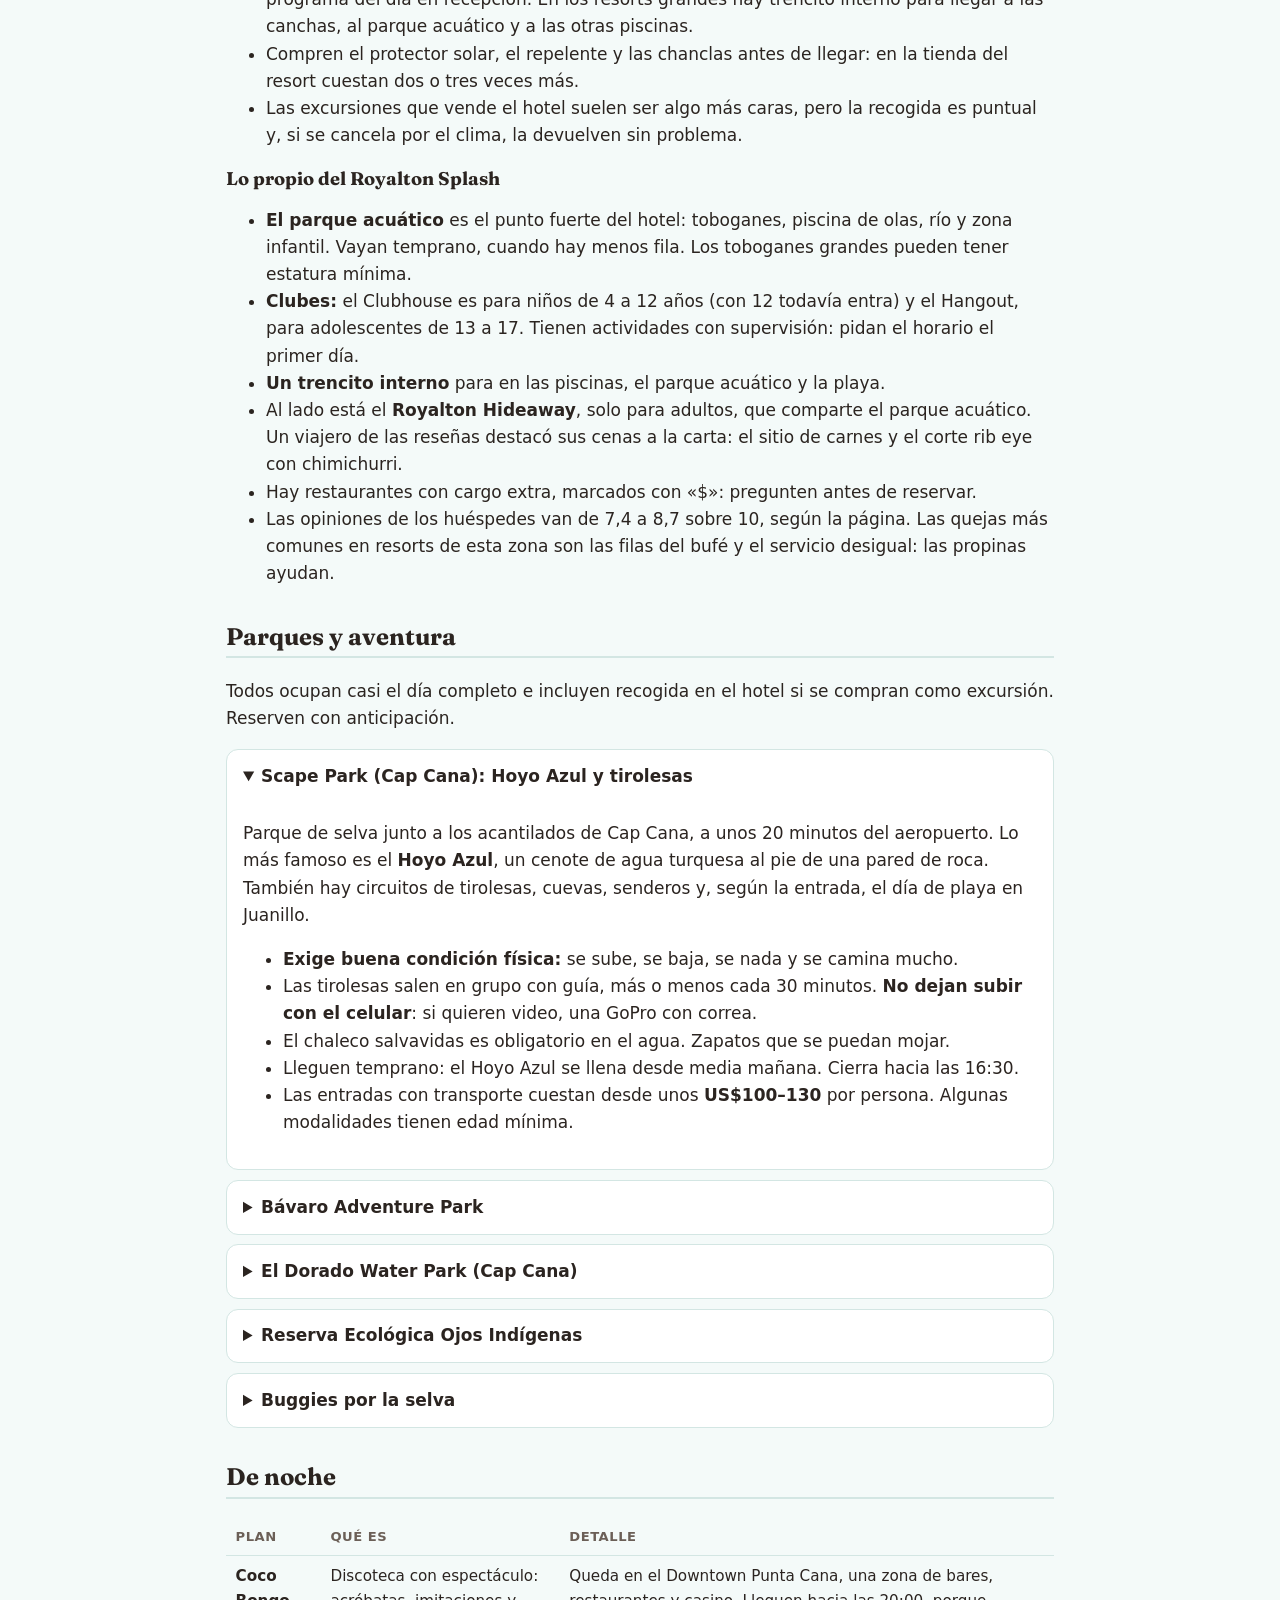
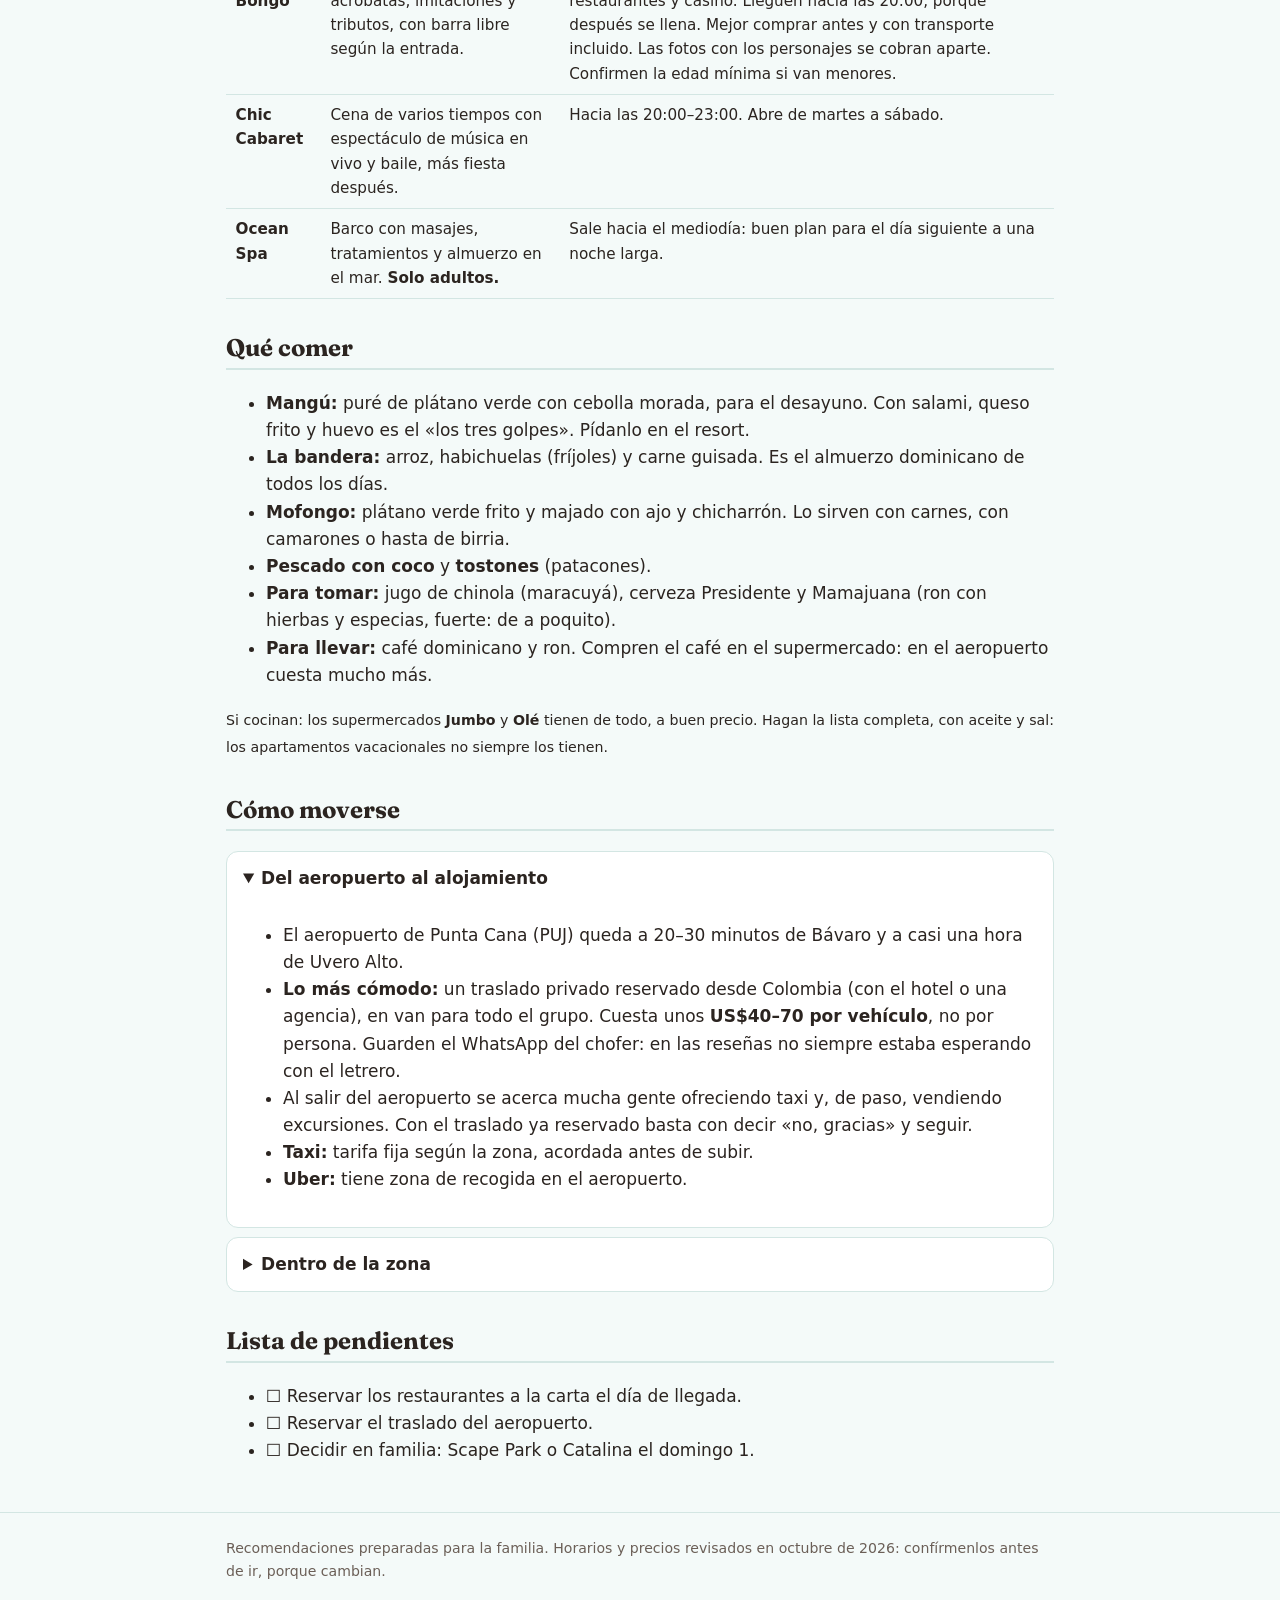
<file: punta-cana/zona.html>
<!doctype html>
<html lang="es">
<head>
<meta charset="utf-8">
<meta name="viewport" content="width=device-width, initial-scale=1">
<title>Punta Cana y Bávaro</title>
<meta name="description" content="Playas, parques, comida y transporte en Punta Cana y Bávaro.">
<link rel="preconnect" href="https://fonts.googleapis.com">
<link href="https://fonts.googleapis.com/css2?family=Fraunces:wght@600;700&display=swap" rel="stylesheet">
<link rel="stylesheet" href="estilo.css?v=1">
</head>
<body>
<header class="portada">
  <div>
    <div class="barra">
      <nav class="migas"><a href="index.html">← Punta Cana</a></nav>
    </div>
    <h1>Punta Cana y Bávaro</h1>
    <p>El resort, las playas, los parques, la comida y cómo moverse.</p>
  </div>
</header>

<main>
  <div class="aviso">
    <strong>Se alojan en el Royalton Splash Punta Cana</strong>, sobre la playa de <strong>Arena Gorda</strong>, en el norte de Bávaro, a 30–45 minutos del aeropuerto.
    «Punta Cana» es el nombre de toda una costa de unos 50 km, no de un pueblo. Va de Uvero Alto en el norte, pasando por Bávaro (donde está la mayoría de los resorts), hasta Punta Cana y Cap Cana en el sur, junto al aeropuerto. Desde el hotel, Cap Cana (Scape Park) queda a unos 45 minutos.
  </div>

  <h2 id="playas">Playas</h2>
  <div class="tabla">
  <table>
    <thead><tr><th>Playa</th><th>Cómo es</th><th>Para quién</th></tr></thead>
    <tbody>
      <tr><td><strong>Bávaro / Los Corales / El Cortecito</strong></td><td>La playa larga de los resorts: arena blanca, palmeras, mar tranquilo protegido por el arrecife. En El Cortecito hay restaurantes y puestos.</td><td>Todos</td></tr>
      <tr><td><strong>Cabeza de Toro</strong></td><td>Agua baja y muy tranquila.</td><td>Niños y quien no nada bien</td></tr>
      <tr><td><strong>Juanillo</strong> (Cap Cana)</td><td>De las más bonitas y menos llenas. Queda dentro de Cap Cana: se entra con el club de playa o con la excursión de Scape Park.</td><td>Un día de playa distinto</td></tr>
      <tr><td><strong>Macao</strong></td><td>Playa pública y abierta, a 20 minutos de Bávaro, con olas constantes: es la de surf y la parada de los tours en buggy. Se entra por una pasarela de madera entre manglares, y hay restaurantes, sombrillas y tablas de surf para alquilar. Los locales dicen que casi nunca llega sargazo porque está protegida en una bahía.</td><td>Para un paseo distinto. Las corrientes engañan: bañarse solo hasta donde se haga pie</td></tr>
    </tbody>
  </table>
  </div>
  <p><small>Todas las playas son públicas por ley hasta la línea de la marea, aunque estén frente a un resort. Lo que es privado son las sillas y los bares. <strong>Si hay sargazo</strong>, vayan a la playa temprano: el resort la limpia en la mañana y en la tarde llega más. Para los recuerdos, caminen por la playa hasta el <strong>mercado de Bibijagua</strong> en Bávaro: artesanías, imanes y los cuadros de colores de los pintores locales. Ahí se regatea.</small></p>

  <h2 id="resort">En el resort todo incluido</h2>
  <ul>
    <li><strong>Los restaurantes a la carta</strong> (japonés, italiano, francés, mexicano, parrilla) se reservan por la aplicación o en recepción, y se llenan. Reserven <strong>el mismo día del check-in</strong> para toda la semana. Si no hay cupo, el bufé siempre está abierto.</li>
    <li><strong>Código de vestimenta</strong> en las cenas a la carta: muchos no dejan entrar con chanclas, pantaloneta ni camiseta sin mangas. A los hombres les suelen pedir pantalón largo, zapato cerrado y camisa con cuello. Empaquen al menos una muda así por persona.</li>
    <li><strong>La pulsera</strong> del check-in es la llave de todo: restaurantes, bares y piscinas. Si se pierde, cobran hasta unos US$50 por la nueva. Si aprieta después de mojarse, no la corten: en recepción la ajustan.</li>
    <li><strong>Propinas:</strong> aunque todo esté incluido, los sueldos son bajos. Uno o dos dólares a quien arregla la habitación o atiende en el bar se notan en el servicio de toda la semana, porque suelen atender las mismas personas.</li>
    <li><strong>Agua:</strong> la del grifo no es potable, tampoco para cepillarse. El resort da agua embotellada gratis: pidan más cuando se acabe.</li>
    <li>Pregunten si el minibar, las bebidas con licor y los deportes acuáticos sin motor (kayak, paddle, snorkel) están incluidos.</li>
    <li>Muchos resorts tienen <strong>club de niños</strong> y espectáculos en el teatro por la noche: pidan el programa del día en recepción. En los resorts grandes hay trencito interno para llegar a las canchas, al parque acuático y a las otras piscinas.</li>
    <li>Compren el protector solar, el repelente y las chanclas antes de llegar: en la tienda del resort cuestan dos o tres veces más.</li>
    <li>Las excursiones que vende el hotel suelen ser algo más caras, pero la recogida es puntual y, si se cancela por el clima, la devuelven sin problema.</li>
  </ul>

  <h3>Lo propio del Royalton Splash</h3>
  <ul>
    <li><strong>El parque acuático</strong> es el punto fuerte del hotel: toboganes, piscina de olas, río y zona infantil. Vayan temprano, cuando hay menos fila. Los toboganes grandes pueden tener estatura mínima.</li>
    <li><strong>Clubes:</strong> el Clubhouse es para niños de 4 a 12 años (con 12 todavía entra) y el Hangout, para adolescentes de 13 a 17. Tienen actividades con supervisión: pidan el horario el primer día.</li>
    <li><strong>Un trencito interno</strong> para en las piscinas, el parque acuático y la playa.</li>
    <li>Al lado está el <strong>Royalton Hideaway</strong>, solo para adultos, que comparte el parque acuático. Un viajero de las reseñas destacó sus cenas a la carta: el sitio de carnes y el corte rib eye con chimichurri.</li>
    <li>Hay restaurantes con cargo extra, marcados con «$»: pregunten antes de reservar.</li>
    <li>Las opiniones de los huéspedes van de 7,4 a 8,7 sobre 10, según la página. Las quejas más comunes en resorts de esta zona son las filas del bufé y el servicio desigual: las propinas ayudan.</li>
  </ul>

  <h2 id="parques">Parques y aventura</h2>
  <p>Todos ocupan casi el día completo e incluyen recogida en el hotel si se compran como excursión. Reserven con anticipación.</p>

  <details open>
    <summary>Scape Park (Cap Cana): Hoyo Azul y tirolesas</summary>
    <div>
      <p>Parque de selva junto a los acantilados de Cap Cana, a unos 20 minutos del aeropuerto. Lo más famoso es el <strong>Hoyo Azul</strong>, un cenote de agua turquesa al pie de una pared de roca. También hay circuitos de tirolesas, cuevas, senderos y, según la entrada, el día de playa en Juanillo.</p>
      <ul>
        <li><strong>Exige buena condición física:</strong> se sube, se baja, se nada y se camina mucho.</li>
        <li>Las tirolesas salen en grupo con guía, más o menos cada 30 minutos. <strong>No dejan subir con el celular</strong>: si quieren video, una GoPro con correa.</li>
        <li>El chaleco salvavidas es obligatorio en el agua. Zapatos que se puedan mojar.</li>
        <li>Lleguen temprano: el Hoyo Azul se llena desde media mañana. Cierra hacia las 16:30.</li>
        <li>Las entradas con transporte cuestan desde unos <strong>US$100–130</strong> por persona. Algunas modalidades tienen edad mínima.</li>
      </ul>
    </div>
  </details>
  <details>
    <summary>Bávaro Adventure Park</summary>
    <div>
      <p>En Bávaro, con buggies, tirolesas, puentes colgantes y un circuito de cuerdas. Lo que más recomiendan las reseñas es el <strong>Secret River</strong>: un río subterráneo de agua cristalina que se recorre en una hora, con chaleco y poca profundidad. Lleven zapatos cerrados o para el agua.</p>
    </div>
  </details>
  <details>
    <summary>El Dorado Water Park (Cap Cana)</summary>
    <div>
      <p>Parque acuático grande, con más de 20 atracciones, piscina de olas, río lento, zona infantil y un cañón para nadar con chaleco. Bueno para un día con niños.</p>
      <ul>
        <li><strong>Abre solo de jueves a domingo</strong>, más o menos de 10:00 a 18:00. Confírmenlo antes de reservar.</li>
        <li>Al entrar <strong>revisan los bolsos y no dejan pasar comida ni bebidas</strong>. Se come en los restaurantes del parque, con precios en dólares (platos de US$12–28) más impuestos.</li>
        <li>Los lockers y las camas balinesas se pagan aparte. Hay sombra y asoleadoras en todas partes.</li>
      </ul>
    </div>
  </details>
  <details>
    <summary id="ojos">Reserva Ecológica Ojos Indígenas</summary>
    <div>
      <p>Senderos en el bosque de la Fundación Puntacana con 12 lagunas de agua dulce y cristalina (los «ojos»), en algunas de las cuales se puede nadar. Es tranquila, sin multitudes, y muy distinta a la playa.</p>
      <ul>
        <li>Los huéspedes de los hoteles del grupo Puntacana entran gratis. Los demás, con excursión o por la fundación (unos US$50 por persona, sin transporte).</li>
        <li>Plan corto: 2 o 3 horas, bueno para una tarde después de una mañana de playa.</li>
      </ul>
    </div>
  </details>
  <details>
    <summary>Buggies por la selva</summary>
    <div>
      <p>Unas 3 horas por caminos de tierra y barro, con paradas en la playa Macao, en una cueva o cenote para bañarse (como Hoyo del Salado) y en una casa campesina (café, cacao, tabaco). Se termina embarrado: vayan con ropa vieja y gafas. Revisen la edad mínima para manejar.</p>
    </div>
  </details>

  <h2>De noche</h2>
  <div class="tabla">
  <table>
    <thead><tr><th>Plan</th><th>Qué es</th><th>Detalle</th></tr></thead>
    <tbody>
      <tr><td><strong>Coco Bongo</strong></td><td>Discoteca con espectáculo: acróbatas, imitaciones y tributos, con barra libre según la entrada.</td><td>Queda en el Downtown Punta Cana, una zona de bares, restaurantes y casino. Lleguen hacia las 20:00, porque después se llena. Mejor comprar antes y con transporte incluido. Las fotos con los personajes se cobran aparte. Confirmen la edad mínima si van menores.</td></tr>
      <tr><td><strong>Chic Cabaret</strong></td><td>Cena de varios tiempos con espectáculo de música en vivo y baile, más fiesta después.</td><td>Hacia las 20:00–23:00. Abre de martes a sábado.</td></tr>
      <tr><td><strong>Ocean Spa</strong></td><td>Barco con masajes, tratamientos y almuerzo en el mar. <strong>Solo adultos.</strong></td><td>Sale hacia el mediodía: buen plan para el día siguiente a una noche larga.</td></tr>
    </tbody>
  </table>
  </div>

  <h2>Qué comer</h2>
  <ul>
    <li><strong>Mangú:</strong> puré de plátano verde con cebolla morada, para el desayuno. Con salami, queso frito y huevo es el «los tres golpes». Pídanlo en el resort.</li>
    <li><strong>La bandera:</strong> arroz, habichuelas (fríjoles) y carne guisada. Es el almuerzo dominicano de todos los días.</li>
    <li><strong>Mofongo:</strong> plátano verde frito y majado con ajo y chicharrón. Lo sirven con carnes, con camarones o hasta de birria.</li>
    <li><strong>Pescado con coco</strong> y <strong>tostones</strong> (patacones).</li>
    <li><strong>Para tomar:</strong> jugo de chinola (maracuyá), cerveza Presidente y Mamajuana (ron con hierbas y especias, fuerte: de a poquito).</li>
    <li><strong>Para llevar:</strong> café dominicano y ron. Compren el café en el supermercado: en el aeropuerto cuesta mucho más.</li>
  </ul>
  <p><small>Si cocinan: los supermercados <strong>Jumbo</strong> y <strong>Olé</strong> tienen de todo, a buen precio. Hagan la lista completa, con aceite y sal: los apartamentos vacacionales no siempre los tienen.</small></p>

  <h2 id="moverse">Cómo moverse</h2>
  <details open>
    <summary>Del aeropuerto al alojamiento</summary>
    <div>
      <ul>
        <li>El aeropuerto de Punta Cana (PUJ) queda a 20–30 minutos de Bávaro y a casi una hora de Uvero Alto.</li>
        <li><strong>Lo más cómodo:</strong> un traslado privado reservado desde Colombia (con el hotel o una agencia), en van para todo el grupo. Cuesta unos <strong>US$40–70 por vehículo</strong>, no por persona. Guarden el WhatsApp del chofer: en las reseñas no siempre estaba esperando con el letrero.</li>
        <li>Al salir del aeropuerto se acerca mucha gente ofreciendo taxi y, de paso, vendiendo excursiones. Con el traslado ya reservado basta con decir «no, gracias» y seguir.</li>
        <li><strong>Taxi:</strong> tarifa fija según la zona, acordada antes de subir.</li>
        <li><strong>Uber:</strong> tiene zona de recogida en el aeropuerto.</li>
      </ul>
    </div>
  </details>
  <details>
    <summary>Dentro de la zona</summary>
    <div>
      <ul>
        <li><strong>Uber:</strong> funciona bien entre plazas, restaurantes y supermercados. <strong>A la salida de los hoteles hay restricciones:</strong> por un acuerdo con los taxistas, en Bávaro solo pueden recoger en los hoteles los carros de Uber Select (más caros). Si la aplicación no consigue carro en la puerta, caminen hasta la calle o pidan taxi en recepción.</li>
        <li><strong>Taxi del hotel:</strong> tarifa fija publicada en recepción.</li>
        <li><strong>Carro alquilado:</strong> da libertad para Juanillo, Macao o Higüey. Revisen el carro con fotos al recibirlo.</li>
        <li><strong>Guaguas:</strong> muy baratas, pero sin horario fijo y llenas. Para la familia no valen la pena.</li>
      </ul>
    </div>
  </details>

  <h2>Lista de pendientes</h2>
  <ul>
    <li>☐ Reservar los restaurantes a la carta el día de llegada.</li>
    <li>☐ Reservar el traslado del aeropuerto.</li>
    <li>☐ Decidir en familia: Scape Park o Catalina el domingo 1.</li>
  </ul>
</main>

<footer>
  <div>
    Recomendaciones preparadas para la familia. Horarios y precios revisados en octubre de 2026: confírmenlos antes de ir, porque cambian.
  </div>
</footer>
</body>
</html>
</file>
<file: punta-cana/estilo.css>
:root {
  --fondo: #f4faf9;
  --tarjeta: #ffffff;
  --tinta: #2b2420;
  --suave: #6b5f57;
  --linea: #d3e6e3;
  --terracota: #0e7c86;
  --oliva: #c2562e;
  --azul: #1d5f9c;
  --aviso: #fff3d6;
  --aviso-borde: #e0b34a;
  --radio: 12px;
}
@media (prefers-color-scheme: dark) {
  :root {
    --fondo: #141b1c;
    --tarjeta: #1d2627;
    --tinta: #efe8df;
    --suave: #b3a79c;
    --linea: #2f3f41;
    --terracota: #4fc3c9;
    --oliva: #f0956c;
    --azul: #8fc2f0;
    --aviso: #3a3020;
    --aviso-borde: #a8842f;
  }
}
* { box-sizing: border-box; }
html { -webkit-text-size-adjust: 100%; }
body {
  margin: 0;
  background: var(--fondo);
  color: var(--tinta);
  font: 17px/1.6 system-ui, -apple-system, "Segoe UI", Roboto, sans-serif;
}
h1, h2, h3 { font-family: "Fraunces", Georgia, serif; line-height: 1.2; }
h1 { font-size: clamp(1.9rem, 6vw, 2.8rem); margin: .2em 0; }
h2 { font-size: 1.5rem; margin-top: 2.2rem; border-bottom: 2px solid var(--linea); padding-bottom: .3rem; }
h3 { font-size: 1.15rem; margin-bottom: .3rem; }
a { color: var(--azul); }
main, header.portada > div, footer > div { max-width: 860px; margin: 0 auto; padding: 0 16px; }
header.portada {
  background: linear-gradient(135deg, #0e7c86, #0a4f6e);
  color: #fff;
  padding: 2.2rem 0 1.8rem;
}
header.portada a { color: #fff; }
header.portada p { margin: .2rem 0; opacity: .92; }
nav.migas { font-size: .9rem; margin-bottom: .6rem; }
nav.ciudades { display: flex; flex-wrap: wrap; gap: .5rem; margin: 1rem 0; }
nav.ciudades a {
  background: var(--tarjeta); border: 1px solid var(--linea); border-radius: 999px;
  padding: .35rem .9rem; text-decoration: none; font-weight: 600;
}
nav.ciudades a.pendiente { color: var(--suave); font-weight: 400; }
.tarjeta {
  background: var(--tarjeta); border: 1px solid var(--linea); border-radius: var(--radio);
  padding: 1rem 1.1rem; margin: 1rem 0;
}
.aviso {
  background: var(--aviso); border-left: 5px solid var(--aviso-borde);
  border-radius: 8px; padding: .8rem 1rem; margin: 1rem 0;
}
.dia { position: relative; }
.dia .fecha {
  display: inline-block; font-weight: 700; color: var(--terracota);
  font-size: .85rem; letter-spacing: .04em; text-transform: uppercase;
}
.dia ol, .dia ul { padding-left: 1.2rem; margin: .4rem 0; }
.dia li { margin: .25rem 0; }
.hora { font-variant-numeric: tabular-nums; color: var(--suave); font-size: .9rem; }
.tabla { overflow-x: auto; }
table { border-collapse: collapse; width: 100%; font-size: .95rem; }
th, td { text-align: left; padding: .5rem .6rem; border-bottom: 1px solid var(--linea); vertical-align: top; }
th { font-size: .82rem; text-transform: uppercase; letter-spacing: .04em; color: var(--suave); }
details { background: var(--tarjeta); border: 1px solid var(--linea); border-radius: var(--radio); margin: .6rem 0; }
details summary { cursor: pointer; padding: .8rem 1rem; font-weight: 600; }
details > div { padding: 0 1rem 1rem; }
.boton {
  display: inline-block; background: var(--terracota); color: #fff !important;
  padding: .75rem 1.3rem; border-radius: 999px; text-decoration: none; font-weight: 700;
}
.boton.secundario { background: var(--oliva); }
.etiqueta {
  display: inline-block; font-size: .75rem; font-weight: 700; padding: .1rem .5rem;
  border-radius: 999px; background: var(--linea); color: var(--tinta); vertical-align: middle;
}
.etiqueta.reservar { background: var(--terracota); color: #fff; }
.frase { font-size: .95rem; }
.frase td:first-child { font-weight: 600; }
footer { margin-top: 3rem; padding: 1.5rem 0 2.5rem; border-top: 1px solid var(--linea); color: var(--suave); font-size: .88rem; }
@media print {
  header.portada { background: none; color: var(--tinta); }
  details { break-inside: avoid; }
  details:not([open]) > div { display: block; }
  nav.ciudades, .boton { display: none; }
}

header.portada .barra {
  display: flex; justify-content: space-between; align-items: center;
  gap: .75rem; margin-bottom: .8rem;
}
header.portada .barra.solo { justify-content: flex-end; }
header.portada .barra .migas { margin: 0; }
header.portada a.boton-fotos {
  background: #fff; color: #0a5f68; text-decoration: none; font-weight: 700;
  font-size: .9rem; padding: .45rem 1rem; border-radius: 999px; white-space: nowrap;
  box-shadow: 0 2px 8px rgba(0,0,0,.18);
}
header.portada a.boton-fotos:hover, header.portada a.boton-fotos:focus-visible { background: #e0f5f4; }
@media print { header.portada a.boton-fotos { display: none; } }

.etiqueta.pendiente { background: var(--aviso-borde); color: #2b2420; }
.borrador { border: 2px dashed var(--aviso-borde); border-radius: var(--radio); padding: .2rem 1rem 1rem; }
</file>
